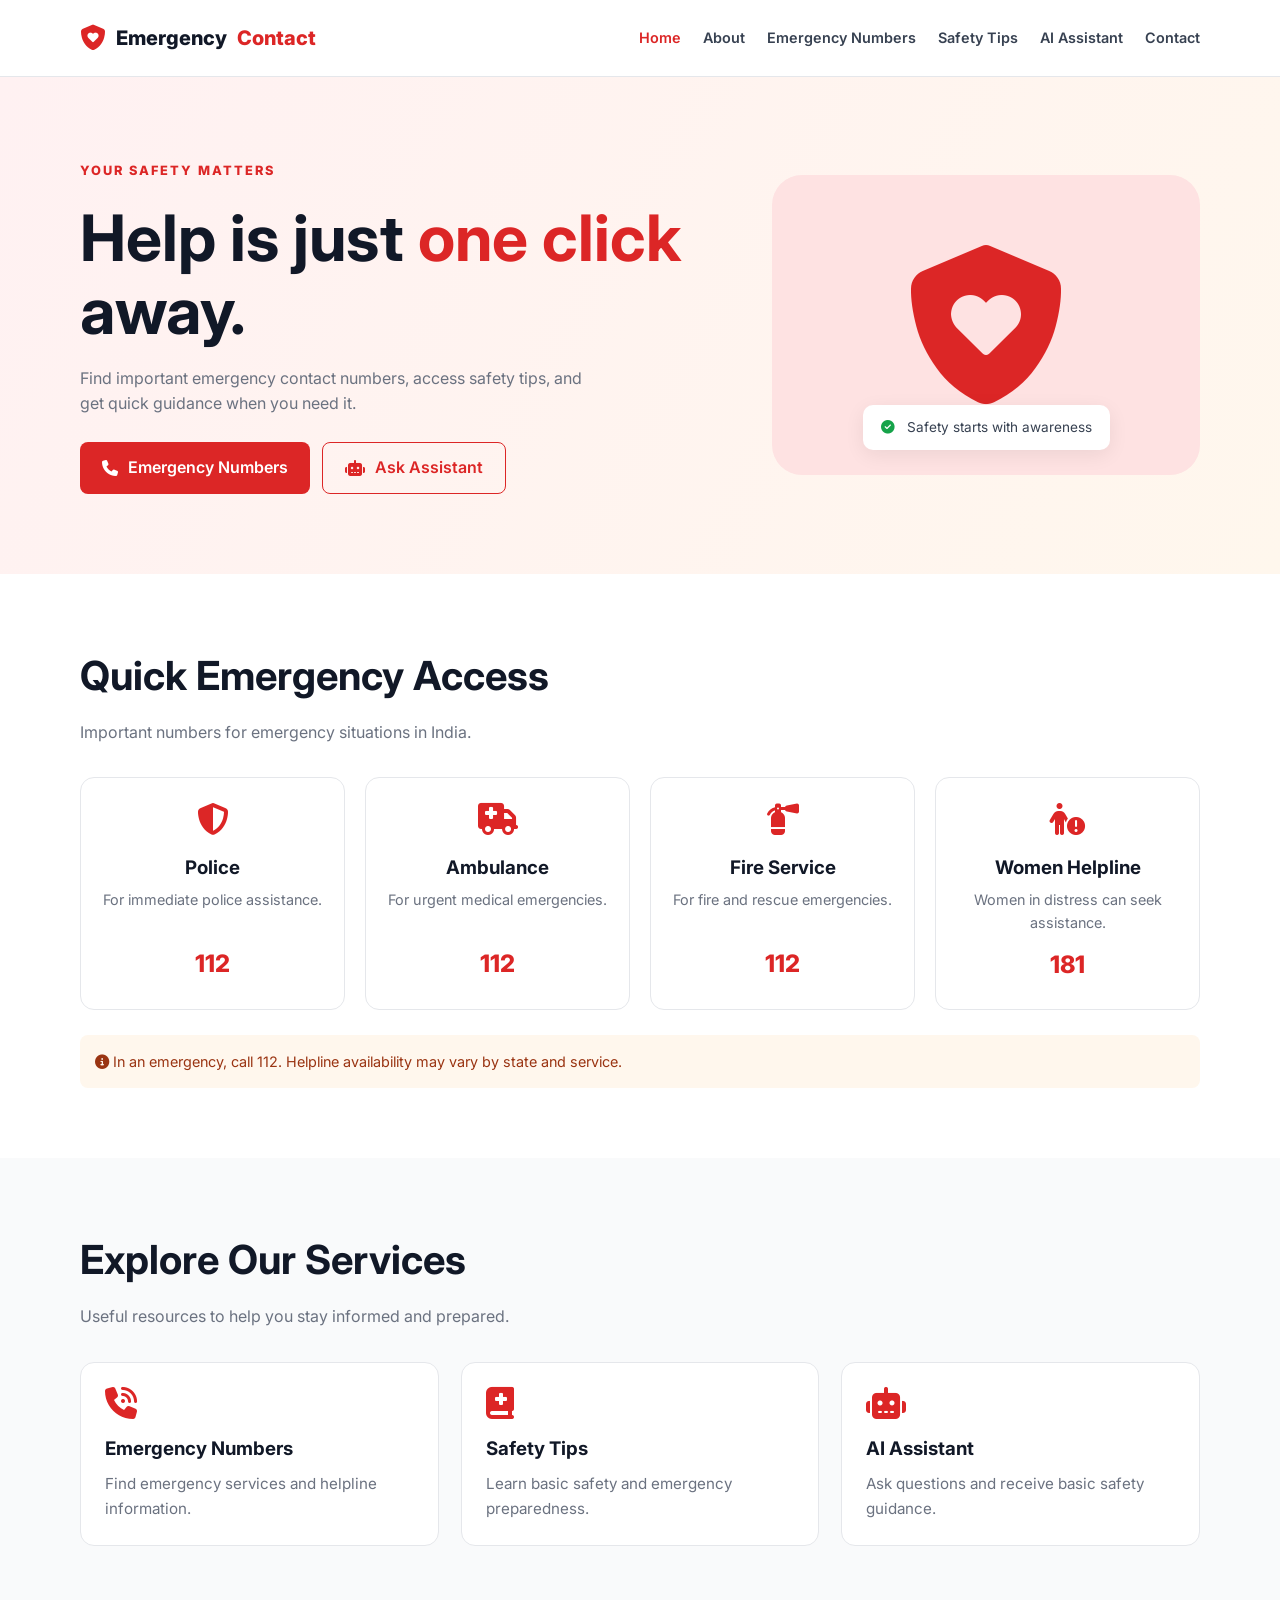
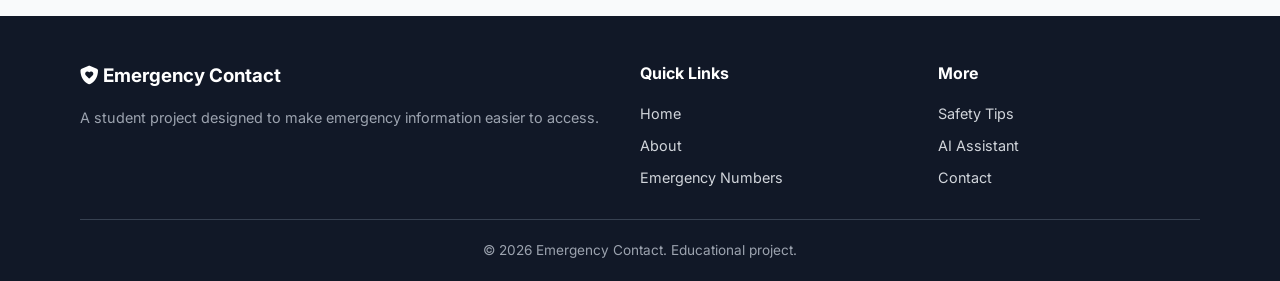
<file: index.html>
<!DOCTYPE html>
<html lang="en">
<head>
    <meta charset="UTF-8">
    <meta name="viewport" content="width=device-width, initial-scale=1.0">
    <title>Emergency Contact | Home</title>

    <link rel="stylesheet"
          href="https://cdnjs.cloudflare.com/ajax/libs/font-awesome/6.5.2/css/all.min.css">

    <link rel="stylesheet" href="./css/common.css">
    <link rel="stylesheet" href="./css/index.css">


    <script src="./js/main.js" defer></script>
</head>
<body>

<header>
    <nav class="navbar container">
        <a href="index.html" class="logo">
            <i class="fa-solid fa-shield-heart"></i>
            Emergency<span>Contact</span>
        </a>

        <button class="menu-toggle" aria-label="Toggle navigation"
                aria-expanded="false">
            <i class="fa-solid fa-bars"></i>
        </button>

        <ul class="nav-links">
            <li><a href="./index.html" class="active">Home</a></li>
            <li><a href="./html/about.html">About</a></li>
            <li><a href="./html/emergency.html">Emergency Numbers</a></li>
            <li><a href="./html/safety-tips.html">Safety Tips</a></li>
            <li><a href="./html/ai-assistant.html">AI Assistant</a></li>
            <li><a href="./html/contact.html">Contact</a></li>
        </ul>
    </nav>
</header>

<main>
    <section class="hero">
        <div class="container hero-content">
            <div class="hero-text">
                <span class="tag">YOUR SAFETY MATTERS</span>
                <h1>Help is just <span>one click</span> away.</h1>
                <p>
                    Find important emergency contact numbers, access safety
                    tips, and get quick guidance when you need it.
                </p>

                <div class="hero-buttons">
                    <a href="./html/emergency.html" class="btn">
                        <i class="fa-solid fa-phone"></i>
                        Emergency Numbers
                    </a>
                    <a href="./html/ai-assistant.html" class="btn btn-outline">
                        <i class="fa-solid fa-robot"></i>
                        Ask Assistant
                    </a>
                </div>
            </div>

            <div class="hero-image">
                <i class="fa-solid fa-shield-heart"></i>
                <div class="hero-badge">
                    <i class="fa-solid fa-check-circle"></i>
                    Safety starts with awareness
                </div>
            </div>
        </div>
    </section>

    <section class="section">
        <div class="container">
            <h2 class="section-title">Quick Emergency Access</h2>
            <p class="section-subtitle">
                Important numbers for emergency situations in India.
            </p>

            <div class="emergency-grid">
                <article class="emergency-card">
                    <i class="fa-solid fa-shield-halved"></i>
                    <h3>Police</h3>
                    <p>For immediate police assistance.</p>
                    <a href="tel:112" class="number">112</a>
                </article>

                <article class="emergency-card">
                    <i class="fa-solid fa-truck-medical"></i>
                    <h3>Ambulance</h3>
                    <p>For urgent medical emergencies.</p>
                    <a href="tel:112" class="number">112</a>
                </article>

                <article class="emergency-card">
                    <i class="fa-solid fa-fire-extinguisher"></i>
                    <h3>Fire Service</h3>
                    <p>For fire and rescue emergencies.</p>
                    <a href="tel:112" class="number">112</a>
                </article>

                <article class="emergency-card">
                    <i class="fa-solid fa-person-circle-exclamation"></i>
                    <h3>Women Helpline</h3>
                    <p>Women in distress can seek assistance.</p>
                    <a href="tel:181" class="number">181</a>
                </article>
            </div>

            <p class="notice">
                <i class="fa-solid fa-circle-info"></i>
                In an emergency, call 112. Helpline availability may vary by
                state and service.
            </p>
        </div>
    </section>

    <section class="section feature-section">
        <div class="container">
            <h2 class="section-title">Explore Our Services</h2>
            <p class="section-subtitle">
                Useful resources to help you stay informed and prepared.
            </p>

            <div class="feature-grid">
                <a href="./html/emergency.html" class="card">
                    <i class="fa-solid fa-phone-volume fa-2x"></i>
                    <h3>Emergency Numbers</h3>
                    <p>Find emergency services and helpline information.</p>
                </a>

                <a href="./html/safety-tips.html" class="card">
                    <i class="fa-solid fa-book-medical fa-2x"></i>
                    <h3>Safety Tips</h3>
                    <p>Learn basic safety and emergency preparedness.</p>
                </a>

                <a href="./html/ai-assistant.html" class="card">
                    <i class="fa-solid fa-robot fa-2x"></i>
                    <h3>AI Assistant</h3>
                    <p>Ask questions and receive basic safety guidance.</p>
                </a>
            </div>
        </div>
    </section>
</main>

<footer>
    <div class="container">
        <div class="footer-content">
            <div>
                <h3><i class="fa-solid fa-shield-heart"></i> Emergency Contact</h3>
                <p>A student project designed to make emergency information
                   easier to access.</p>
            </div>

            <div>
                <h4>Quick Links</h4>
                <div class="footer-links">
                    <a href="index.html">Home</a>
                    <a href="./html/about.html">About</a>
                    <a href="./html/emergency.html">Emergency Numbers</a>
                </div>
            </div>

            <div>
                <h4>More</h4>
                <div class="footer-links">
                    <a href="./html/safety-tips.html">Safety Tips</a>
                    <a href="./html/ai-assistant.html">AI Assistant</a>
                    <a href="./html/contact.html">Contact</a>
                </div>
            </div>
        </div>

        <div class="copyright">
            &copy; 2026 Emergency Contact. Educational project.
        </div>
    </div>
</footer>

</body>
</html>
</file>
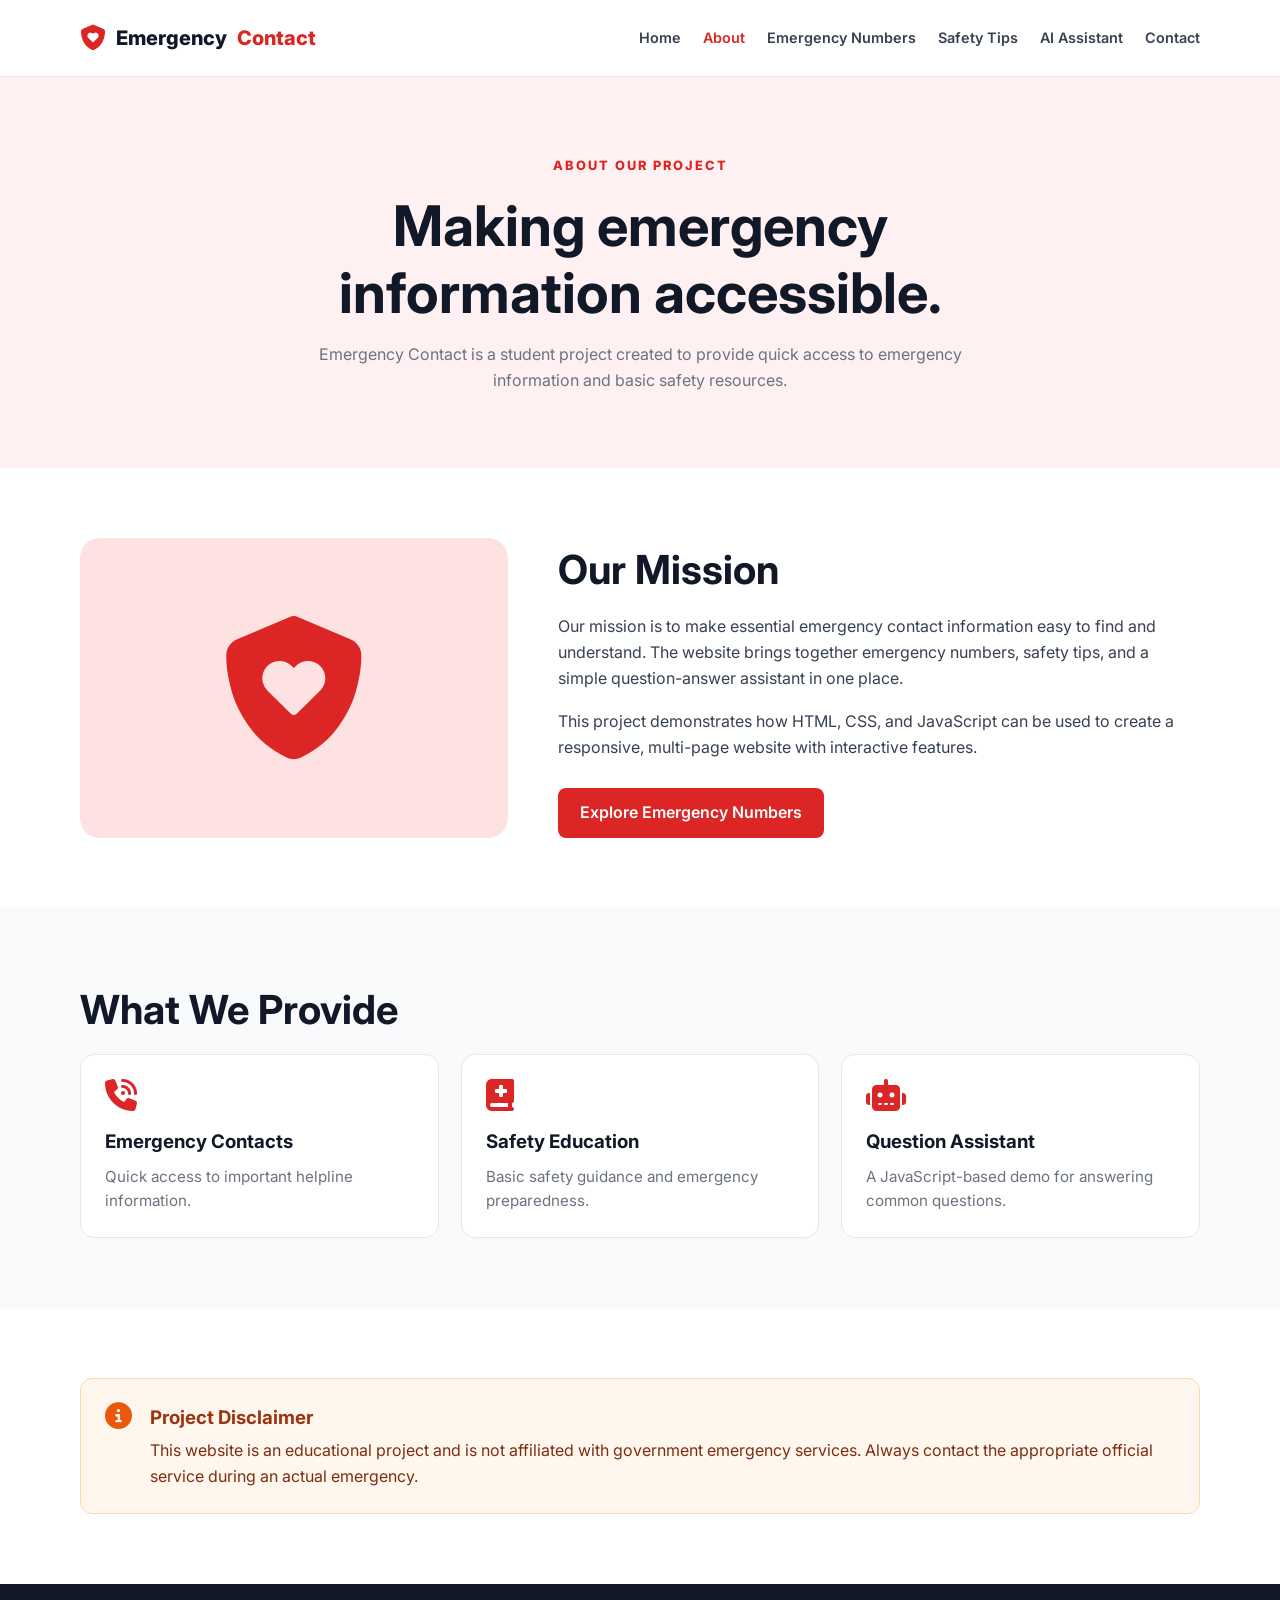
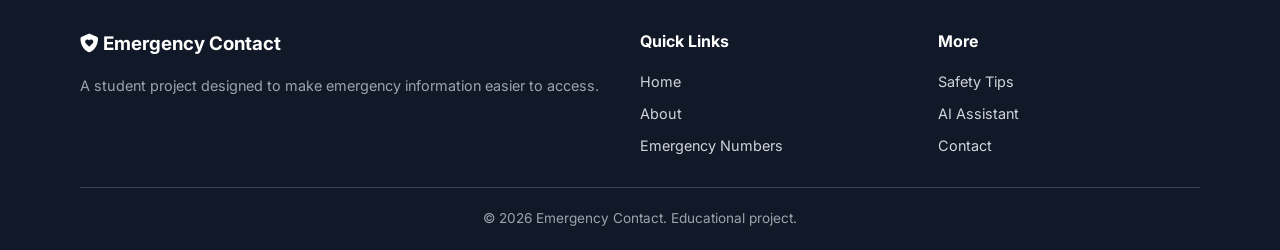
<file: html/about.html>
<!DOCTYPE html>
<html lang="en">
<head>
    <meta charset="UTF-8">
    <meta name="viewport" content="width=device-width, initial-scale=1.0">
    <title>About | Emergency Contact</title>

    <link rel="stylesheet" href="../css/common.css">
    <link rel="stylesheet" href="../css/about.css">
    <link rel="stylesheet"
          href="https://cdnjs.cloudflare.com/ajax/libs/font-awesome/6.5.2/css/all.min.css">

    <script src="../js/main.js" defer></script>
</head>
<body>

<header>
    <nav class="navbar container">
        <a href="/index.html" class="logo">
            <i class="fa-solid fa-shield-heart"></i>
            Emergency<span>Contact</span>
        </a>

        <button class="menu-toggle" aria-label="Toggle navigation"
                aria-expanded="false">
            <i class="fa-solid fa-bars"></i>
        </button>

        <ul class="nav-links">
            <li><a href="/index.html">Home</a></li>
            <li><a href="about.html" class="active">About</a></li>
            <li><a href="emergency.html">Emergency Numbers</a></li>
            <li><a href="safety-tips.html">Safety Tips</a></li>
            <li><a href="ai-assistant.html">AI Assistant</a></li>
            <li><a href="contact.html">Contact</a></li>
        </ul>
    </nav>
</header>

<main>
    <section class="about-hero">
        <div class="container">
            <span>ABOUT OUR PROJECT</span>
            <h1>Making emergency information accessible.</h1>
            <p>
                Emergency Contact is a student project created to provide
                quick access to emergency information and basic safety
                resources.
            </p>
        </div>
    </section>

    <section class="section">
        <div class="container about-layout">
            <div class="about-icon">
                <i class="fa-solid fa-shield-heart"></i>
            </div>

            <div>
                <h2 class="section-title">Our Mission</h2>
                <p>
                    Our mission is to make essential emergency contact
                    information easy to find and understand. The website
                    brings together emergency numbers, safety tips, and a
                    simple question-answer assistant in one place.
                </p>

                <p>
                    This project demonstrates how HTML, CSS, and JavaScript
                    can be used to create a responsive, multi-page website
                    with interactive features.
                </p>

                <a href="emergency.html" class="btn">
                    Explore Emergency Numbers
                </a>
            </div>
        </div>
    </section>

    <section class="section about-features">
        <div class="container">
            <h2 class="section-title">What We Provide</h2>

            <div class="about-grid">
                <article class="card">
                    <i class="fa-solid fa-phone-volume fa-2x"></i>
                    <h3>Emergency Contacts</h3>
                    <p>Quick access to important helpline information.</p>
                </article>

                <article class="card">
                    <i class="fa-solid fa-book-medical fa-2x"></i>
                    <h3>Safety Education</h3>
                    <p>Basic safety guidance and emergency preparedness.</p>
                </article>

                <article class="card">
                    <i class="fa-solid fa-robot fa-2x"></i>
                    <h3>Question Assistant</h3>
                    <p>A JavaScript-based demo for answering common questions.</p>
                </article>
            </div>
        </div>
    </section>

    <section class="section">
        <div class="container">
            <div class="disclaimer">
                <i class="fa-solid fa-circle-info"></i>
                <div>
                    <h3>Project Disclaimer</h3>
                    <p>
                        This website is an educational project and is not
                        affiliated with government emergency services.
                        Always contact the appropriate official service
                        during an actual emergency.
                    </p>
                </div>
            </div>
        </div>
    </section>
</main>

<footer>
    <div class="container">
        <div class="footer-content">
            <div>
                <h3><i class="fa-solid fa-shield-heart"></i> Emergency Contact</h3>
                <p>A student project designed to make emergency information
                   easier to access.</p>
            </div>
            <div>
                <h4>Quick Links</h4>
                <div class="footer-links">
                    <a href="/index.html">Home</a>
                    <a href="about.html">About</a>
                    <a href="emergency.html">Emergency Numbers</a>
                </div>
            </div>
            <div>
                <h4>More</h4>
                <div class="footer-links">
                    <a href="safety-tips.html">Safety Tips</a>
                    <a href="ai-assistant.html">AI Assistant</a>
                    <a href="contact.html">Contact</a>
                </div>
            </div>
        </div>
        <div class="copyright">
            &copy; 2026 Emergency Contact. Educational project.
        </div>
    </div>
</footer>

</body>
</html>
</file>
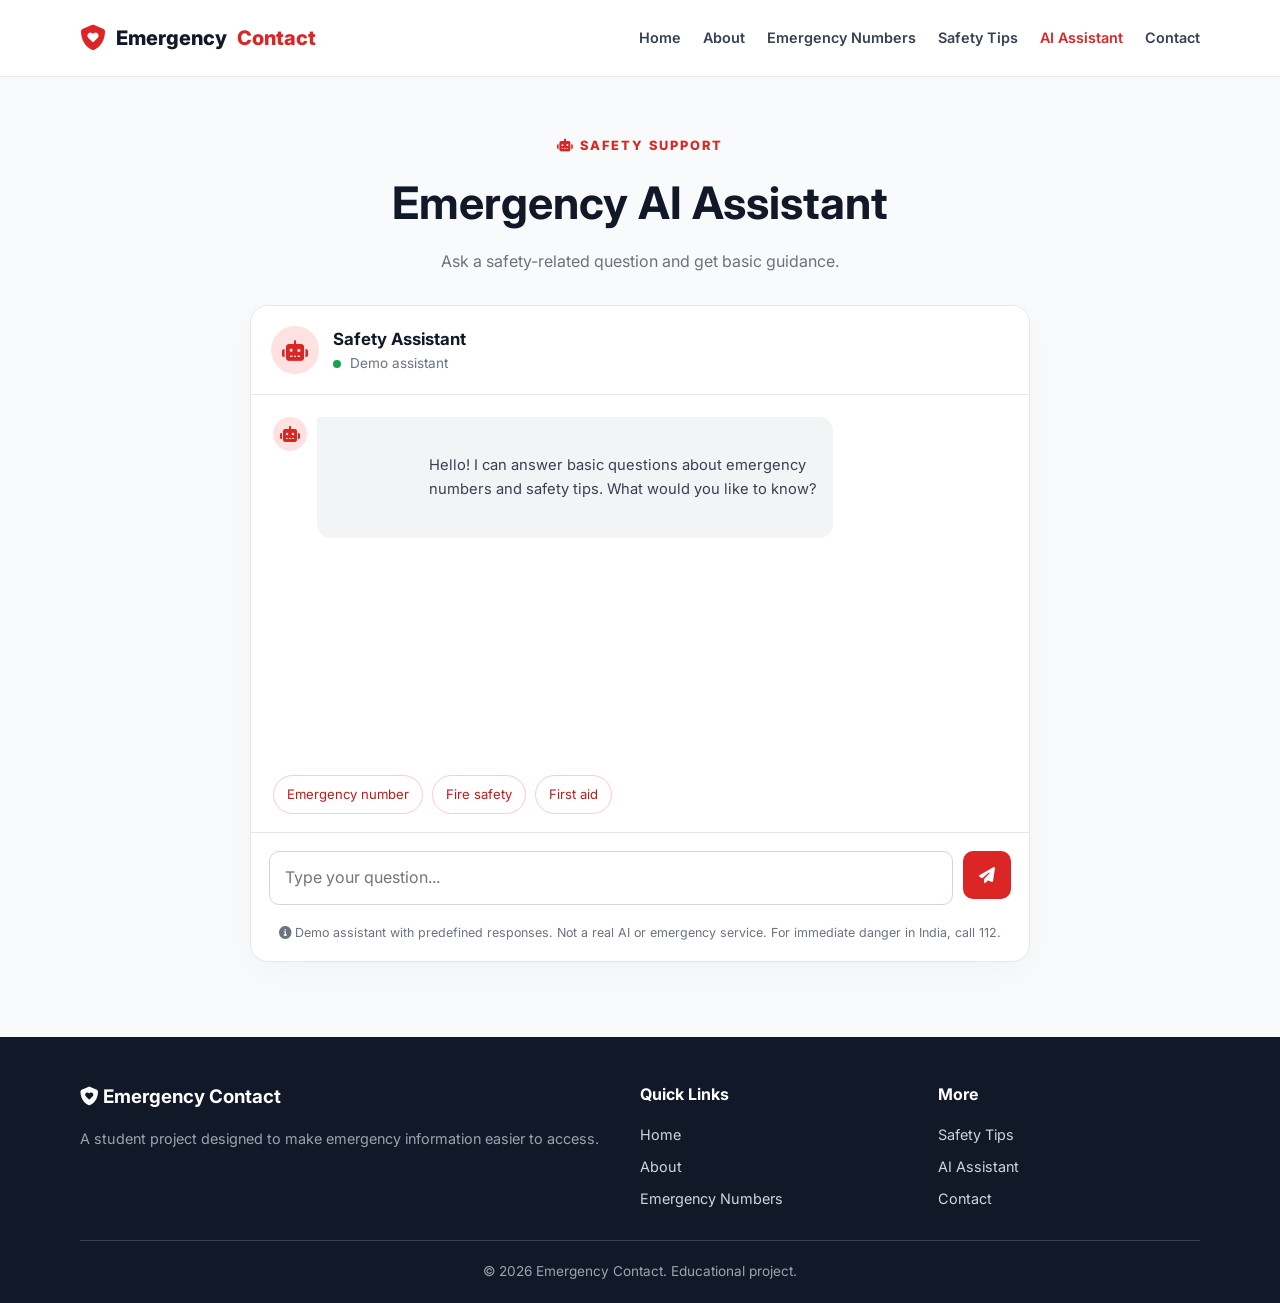
<file: html/ai-assistant.html>
<!DOCTYPE html>
<html lang="en">
<head>
    <meta charset="UTF-8">
    <meta name="viewport" content="width=device-width, initial-scale=1.0">
    <title>AI Assistant | Emergency Contact</title>

    <link rel="stylesheet" href="../css/common.css">
    <link rel="stylesheet" href="../css/ai-assistant.css">
    <link rel="stylesheet"
          href="https://cdnjs.cloudflare.com/ajax/libs/font-awesome/6.5.2/css/all.min.css">

    <script src="../js/main.js" defer></script>
    <script src="../js/ai-assistant.js" defer></script>
</head>
<body>

<header>
    <nav class="navbar container">
        <a href="/index.html" class="logo">
            <i class="fa-solid fa-shield-heart"></i>
            Emergency<span>Contact</span>
        </a>

        <button class="menu-toggle" aria-label="Toggle navigation"
                aria-expanded="false">
            <i class="fa-solid fa-bars"></i>
        </button>

        <ul class="nav-links">
            <li><a href="/index.html">Home</a></li>
            <li><a href="about.html">About</a></li>
            <li><a href="emergency.html">Emergency Numbers</a></li>
            <li><a href="safety-tips.html">Safety Tips</a></li>
            <li><a href="ai-assistant.html" class="active">AI Assistant</a></li>
            <li><a href="contact.html">Contact</a></li>
        </ul>
    </nav>
</header>

<main class="assistant-page">
    <section class="container assistant-container">
        <div class="assistant-heading">
            <span><i class="fa-solid fa-robot"></i> SAFETY SUPPORT</span>
            <h1>Emergency AI Assistant</h1>
            <p>
                Ask a safety-related question and get basic guidance.
            </p>
        </div>

        <div class="chat-card">
            <div class="chat-header">
                <div class="bot-icon">
                    <i class="fa-solid fa-robot"></i>
                </div>
                <div>
                    <h2>Safety Assistant</h2>
                    <p><span class="online-dot"></span> Demo assistant</p>
                </div>
            </div>

            <div class="chat-messages" id="chatMessages"
                 aria-live="polite" aria-label="Chat messages">
                <div class="message bot-message">
                    <div class="message-icon">
                        <i class="fa-solid fa-robot"></i>
                    </div>
                    <div class="message-content">
                        Hello! I can answer basic questions about emergency
                        numbers and safety tips. What would you like to know?
                    </div>
                </div>
            </div>

            <div class="suggestions">
                <button type="button" class="suggestion"
                        data-question="What is the emergency number in India?">
                    Emergency number
                </button>

                <button type="button" class="suggestion"
                        data-question="What should I do during a fire?">
                    Fire safety
                </button>

                <button type="button" class="suggestion"
                        data-question="What should I do if someone is injured?">
                    First aid
                </button>
            </div>

            <form class="chat-form" id="chatForm">
                <input type="text" id="userInput"
                       placeholder="Type your question..."
                       aria-label="Type your question"
                       autocomplete="off" required>

                <button type="submit" aria-label="Send message">
                    <i class="fa-solid fa-paper-plane"></i>
                </button>
            </form>

            <p class="chat-disclaimer">
                <i class="fa-solid fa-circle-info"></i>
                Demo assistant with predefined responses. Not a real AI or
                emergency service. For immediate danger in India, call 112.
            </p>
        </div>
    </section>
</main>

<footer>
    <div class="container">
        <div class="footer-content">
            <div>
                <h3><i class="fa-solid fa-shield-heart"></i> Emergency Contact</h3>
                <p>A student project designed to make emergency information
                   easier to access.</p>
            </div>
            <div>
                <h4>Quick Links</h4>
                <div class="footer-links">
                    <a href="/index.html">Home</a>
                    <a href="about.html">About</a>
                    <a href="emergency.html">Emergency Numbers</a>
                </div>
            </div>
            <div>
                <h4>More</h4>
                <div class="footer-links">
                    <a href="safety-tips.html">Safety Tips</a>
                    <a href="ai-assistant.html">AI Assistant</a>
                    <a href="contact.html">Contact</a>
                </div>
            </div>
        </div>
        <div class="copyright">
            &copy; 2026 Emergency Contact. Educational project.
        </div>
    </div>
</footer>

</body>
</html>
</file>
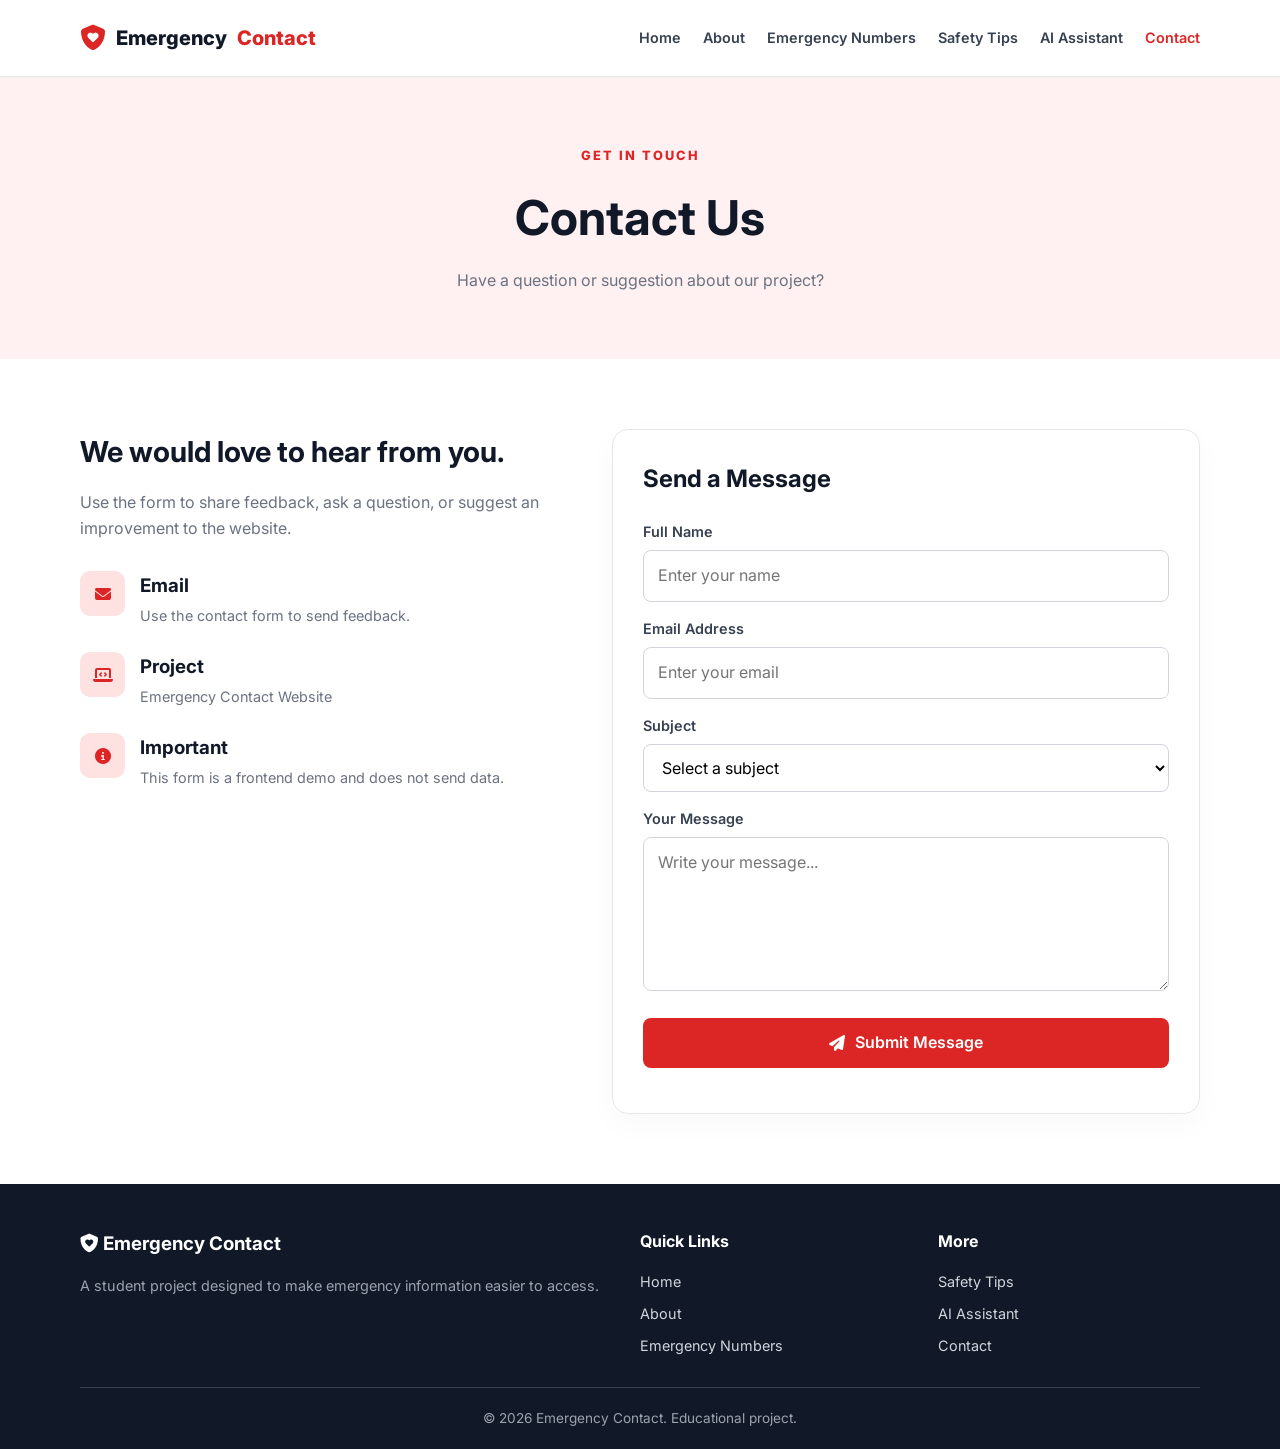
<file: html/contact.html>
<!DOCTYPE html>
<html lang="en">
<head>
    <meta charset="UTF-8">
    <meta name="viewport" content="width=device-width, initial-scale=1.0">
    <title>Contact | Emergency Contact</title>

    <link rel="stylesheet" href="../css/common.css">
    <link rel="stylesheet" href="../css/contact.css">
    <link rel="stylesheet"
          href="https://cdnjs.cloudflare.com/ajax/libs/font-awesome/6.5.2/css/all.min.css">

    <script src="../js/main.js" defer></script>
    <script src="../js/contact.js" defer></script>
</head>
<body>

<header>
    <nav class="navbar container">
        <a href="/index.html" class="logo">
            <i class="fa-solid fa-shield-heart"></i>
            Emergency<span>Contact</span>
        </a>

        <button class="menu-toggle" aria-label="Toggle navigation"
                aria-expanded="false">
            <i class="fa-solid fa-bars"></i>
        </button>

        <ul class="nav-links">
            <li><a href="/index.html">Home</a></li>
            <li><a href="about.html">About</a></li>
            <li><a href="emergency.html">Emergency Numbers</a></li>
            <li><a href="safety-tips.html">Safety Tips</a></li>
            <li><a href="ai-assistant.html">AI Assistant</a></li>
            <li><a href="contact.html" class="active">Contact</a></li>
        </ul>
    </nav>
</header>

<main>
    <section class="contact-hero">
        <div class="container">
            <span>GET IN TOUCH</span>
            <h1>Contact Us</h1>
            <p>Have a question or suggestion about our project?</p>
        </div>
    </section>

    <section class="section">
        <div class="container contact-layout">
            <div class="contact-info">
                <h2>We would love to hear from you.</h2>
                <p>
                    Use the form to share feedback, ask a question, or
                    suggest an improvement to the website.
                </p>

                <div class="info-item">
                    <i class="fa-solid fa-envelope"></i>
                    <div>
                        <h3>Email</h3>
                        <p>Use the contact form to send feedback.</p>
                    </div>
                </div>

                <div class="info-item">
                    <i class="fa-solid fa-laptop-code"></i>
                    <div>
                        <h3>Project</h3>
                        <p>Emergency Contact Website</p>
                    </div>
                </div>

                <div class="info-item">
                    <i class="fa-solid fa-circle-info"></i>
                    <div>
                        <h3>Important</h3>
                        <p>This form is a frontend demo and does not send data.</p>
                    </div>
                </div>
            </div>

            <form class="contact-form" id="contactForm">
                <h2>Send a Message</h2>

                <label for="name">Full Name</label>
                <input type="text" id="name" name="name"
                       placeholder="Enter your name" required>

                <label for="email">Email Address</label>
                <input type="email" id="email" name="email"
                       placeholder="Enter your email" required>

                <label for="subject">Subject</label>
                <select id="subject" name="subject" required>
                    <option value="">Select a subject</option>
                    <option value="feedback">Feedback</option>
                    <option value="suggestion">Suggestion</option>
                    <option value="question">Question</option>
                    <option value="other">Other</option>
                </select>

                <label for="message">Your Message</label>
                <textarea id="message" name="message" rows="5"
                          placeholder="Write your message..." required></textarea>

                <button type="submit" class="btn">
                    <i class="fa-solid fa-paper-plane"></i>
                    Submit Message
                </button>

                <p id="formMessage" class="form-message"
                   aria-live="polite"></p>
            </form>
        </div>
    </section>
</main>

<footer>
    <div class="container">
        <div class="footer-content">
            <div>
                <h3><i class="fa-solid fa-shield-heart"></i> Emergency Contact</h3>
                <p>A student project designed to make emergency information
                   easier to access.</p>
            </div>
            <div>
                <h4>Quick Links</h4>
                <div class="footer-links">
                    <a href="/index.html">Home</a>
                    <a href="about.html">About</a>
                    <a href="emergency.html">Emergency Numbers</a>
                </div>
            </div>
            <div>
                <h4>More</h4>
                <div class="footer-links">
                    <a href="safety-tips.html">Safety Tips</a>
                    <a href="ai-assistant.html">AI Assistant</a>
                    <a href="contact.html">Contact</a>
                </div>
            </div>
        </div>
        <div class="copyright">
            &copy; 2026 Emergency Contact. Educational project.
        </div>
    </div>
</footer>

</body>
</html>
</file>
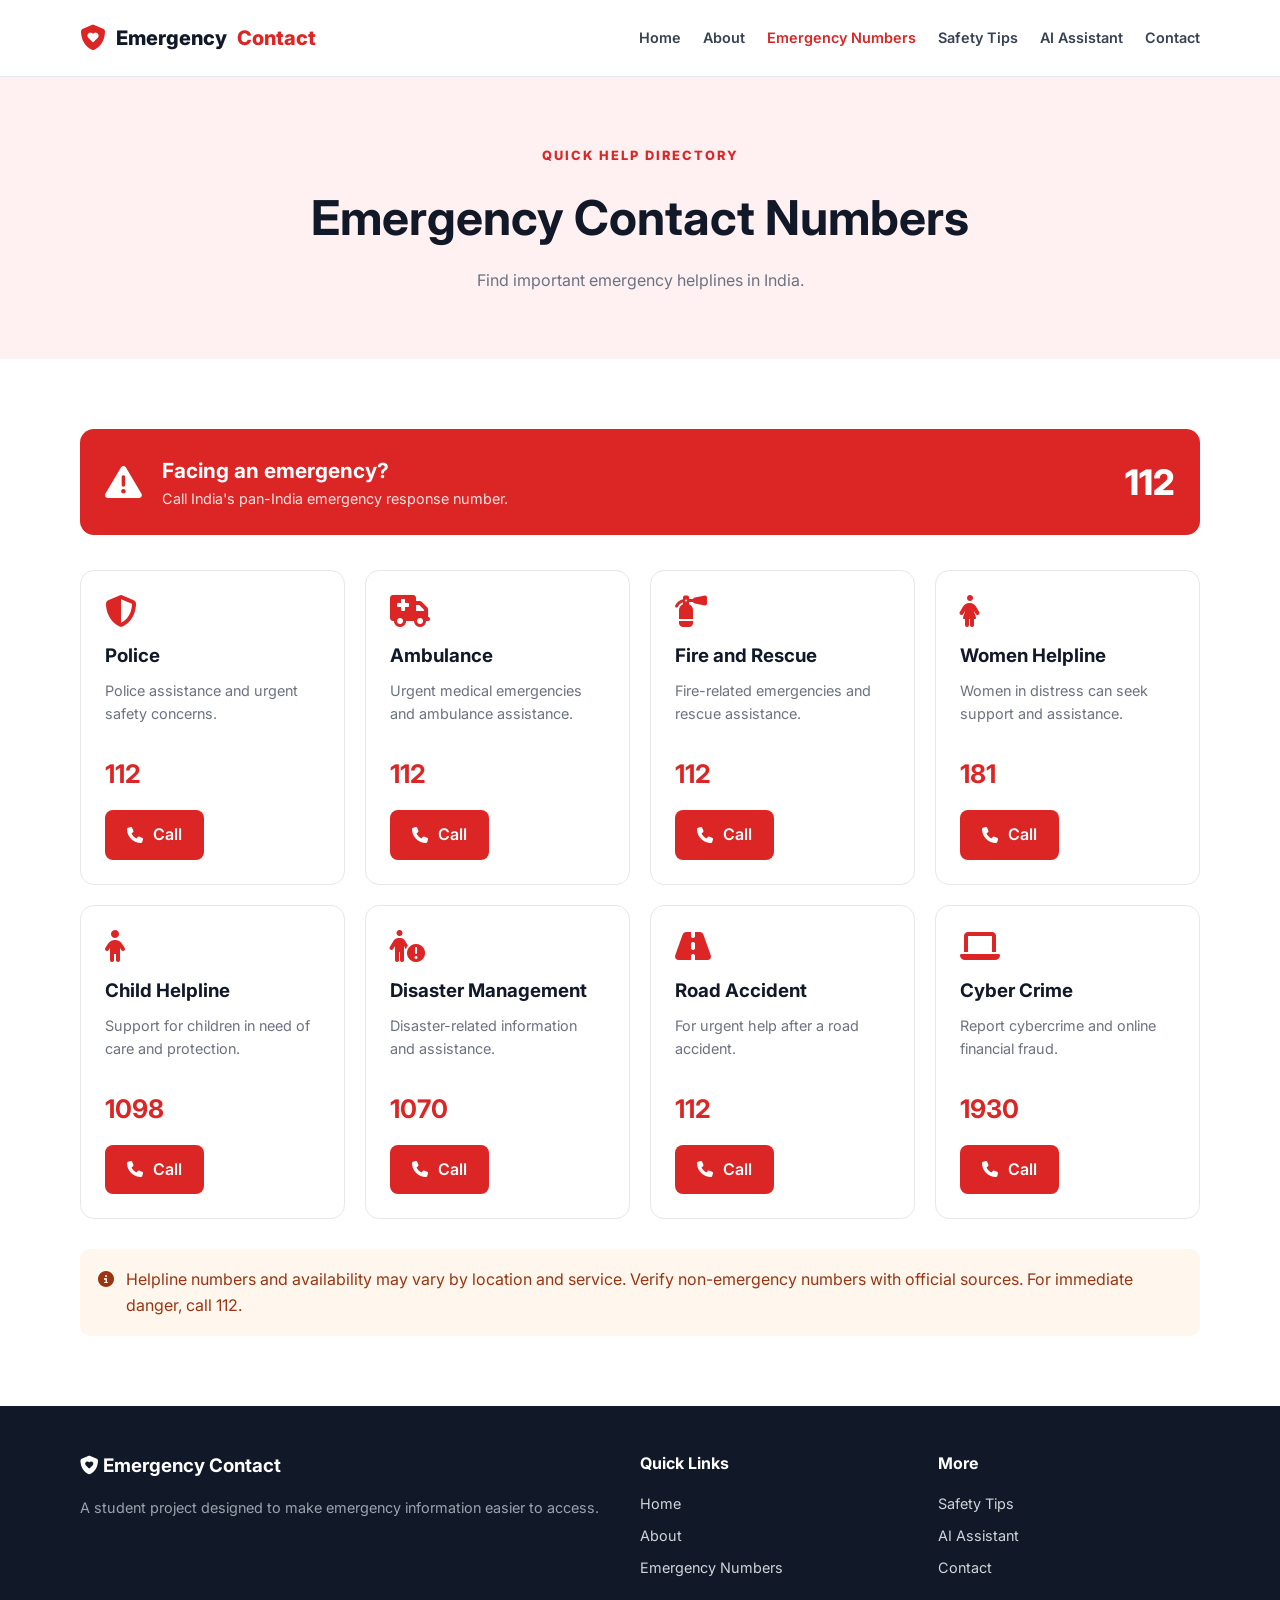
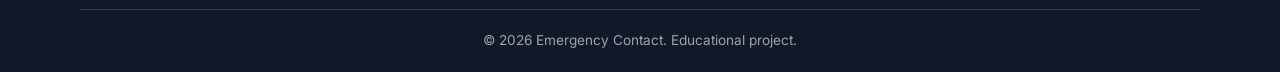
<file: html/emergency.html>
<!DOCTYPE html>
<html lang="en">
<head>
    <meta charset="UTF-8">
    <meta name="viewport" content="width=device-width, initial-scale=1.0">
    <title>Emergency Numbers | Emergency Contact</title>

    <link rel="stylesheet" href="../css/common.css">
    <link rel="stylesheet" href="../css/emergency.css">
    <link rel="stylesheet"
          href="https://cdnjs.cloudflare.com/ajax/libs/font-awesome/6.5.2/css/all.min.css">

    <script src="../js/main.js" defer></script>
</head>
<body>

<header>
    <nav class="navbar container">
        <a href="/index.html" class="logo">
            <i class="fa-solid fa-shield-heart"></i>
            Emergency<span>Contact</span>
        </a>

        <button class="menu-toggle" aria-label="Toggle navigation"
                aria-expanded="false">
            <i class="fa-solid fa-bars"></i>
        </button>

        <ul class="nav-links">
            <li><a href="/index.html">Home</a></li>
            <li><a href="about.html">About</a></li>
            <li><a href="emergency.html" class="active">Emergency Numbers</a></li>
            <li><a href="safety-tips.html">Safety Tips</a></li>
            <li><a href="ai-assistant.html">AI Assistant</a></li>
            <li><a href="contact.html">Contact</a></li>
        </ul>
    </nav>
</header>

<main>
    <section class="page-hero">
        <div class="container">
            <span>QUICK HELP DIRECTORY</span>
            <h1>Emergency Contact Numbers</h1>
            <p>Find important emergency helplines in India.</p>
        </div>
    </section>

    <section class="section">
        <div class="container">
            <div class="urgent-banner">
                <i class="fa-solid fa-triangle-exclamation"></i>
                <div>
                    <h2>Facing an emergency?</h2>
                    <p>Call India's pan-India emergency response number.</p>
                </div>
                <a href="tel:112" class="urgent-number">112</a>
            </div>

            <div class="contact-grid">
                <article class="contact-card">
                    <i class="fa-solid fa-shield-halved"></i>
                    <h3>Police</h3>
                    <p>Police assistance and urgent safety concerns.</p>
                    <strong>112</strong>
                    <a href="tel:112" class="btn"> <i class="fa-solid fa-phone"></i> Call</a>
                </article>

                <article class="contact-card">
                    <i class="fa-solid fa-truck-medical"></i>
                    <h3>Ambulance</h3>
                    <p>Urgent medical emergencies and ambulance assistance.</p>
                    <strong>112</strong>
                    <a href="tel:112" class="btn"><i class="fa-solid fa-phone"></i> Call</a>
                </article>

                <article class="contact-card">
                    <i class="fa-solid fa-fire-extinguisher"></i>
                    <h3>Fire and Rescue</h3>
                    <p>Fire-related emergencies and rescue assistance.</p>
                    <strong>112</strong>
                    <a href="tel:112" class="btn"><i class="fa-solid fa-phone"></i> Call</a>
                </article>

                <article class="contact-card">
                    <i class="fa-solid fa-person-dress"></i>
                    <h3>Women Helpline</h3>
                    <p>Women in distress can seek support and assistance.</p>
                    <strong>181</strong>
                    <a href="tel:181" class="btn"><i class="fa-solid fa-phone"></i> Call</a>
                </article>

                <article class="contact-card">
                    <i class="fa-solid fa-child"></i>
                    <h3>Child Helpline</h3>
                    <p>Support for children in need of care and protection.</p>
                    <strong>1098</strong>
                    <a href="tel:1098" class="btn"><i class="fa-solid fa-phone"></i> Call</a>
                </article>

                <article class="contact-card">
                    <i class="fa-solid fa-person-circle-exclamation"></i>
                    <h3>Disaster Management</h3>
                    <p>Disaster-related information and assistance.</p>
                    <strong>1070</strong>
                    <a href="tel:1070" class="btn"><i class="fa-solid fa-phone"></i> Call</a>
                </article>

                <article class="contact-card">
                    <i class="fa-solid fa-road"></i>
                    <h3>Road Accident</h3>
                    <p>For urgent help after a road accident.</p>
                    <strong>112</strong>
                    <a href="tel:112" class="btn"><i class="fa-solid fa-phone"></i> Call</a>
                </article>

                <article class="contact-card">
                    <i class="fa-solid fa-laptop"></i>
                    <h3>Cyber Crime</h3>
                    <p>Report cybercrime and online financial fraud.</p>
                    <strong>1930</strong>
                    <a href="tel:1930" class="btn"><i class="fa-solid fa-phone"></i> Call</a>
                </article>
            </div>

            <div class="contact-note">
                <i class="fa-solid fa-circle-info"></i>
                <p>
                    Helpline numbers and availability may vary by location
                    and service. Verify non-emergency numbers with official
                    sources. For immediate danger, call 112.
                </p>
            </div>
        </div>
    </section>
</main>

<footer>
    <div class="container">
        <div class="footer-content">
            <div>
                <h3><i class="fa-solid fa-shield-heart"></i> Emergency Contact</h3>
                <p>A student project designed to make emergency information
                   easier to access.</p>
            </div>
            <div>
                <h4>Quick Links</h4>
                <div class="footer-links">
                    <a href="/index.html">Home</a>
                    <a href="about.html">About</a>
                    <a href="emergency.html">Emergency Numbers</a>
                </div>
            </div>
            <div>
                <h4>More</h4>
                <div class="footer-links">
                    <a href="safety-tips.html">Safety Tips</a>
                    <a href="ai-assistant.html">AI Assistant</a>
                    <a href="contact.html">Contact</a>
                </div>
            </div>
        </div>
        <div class="copyright">
            &copy; 2026 Emergency Contact. Educational project.
        </div>
    </div>
</footer>

</body>
</html>
</file>
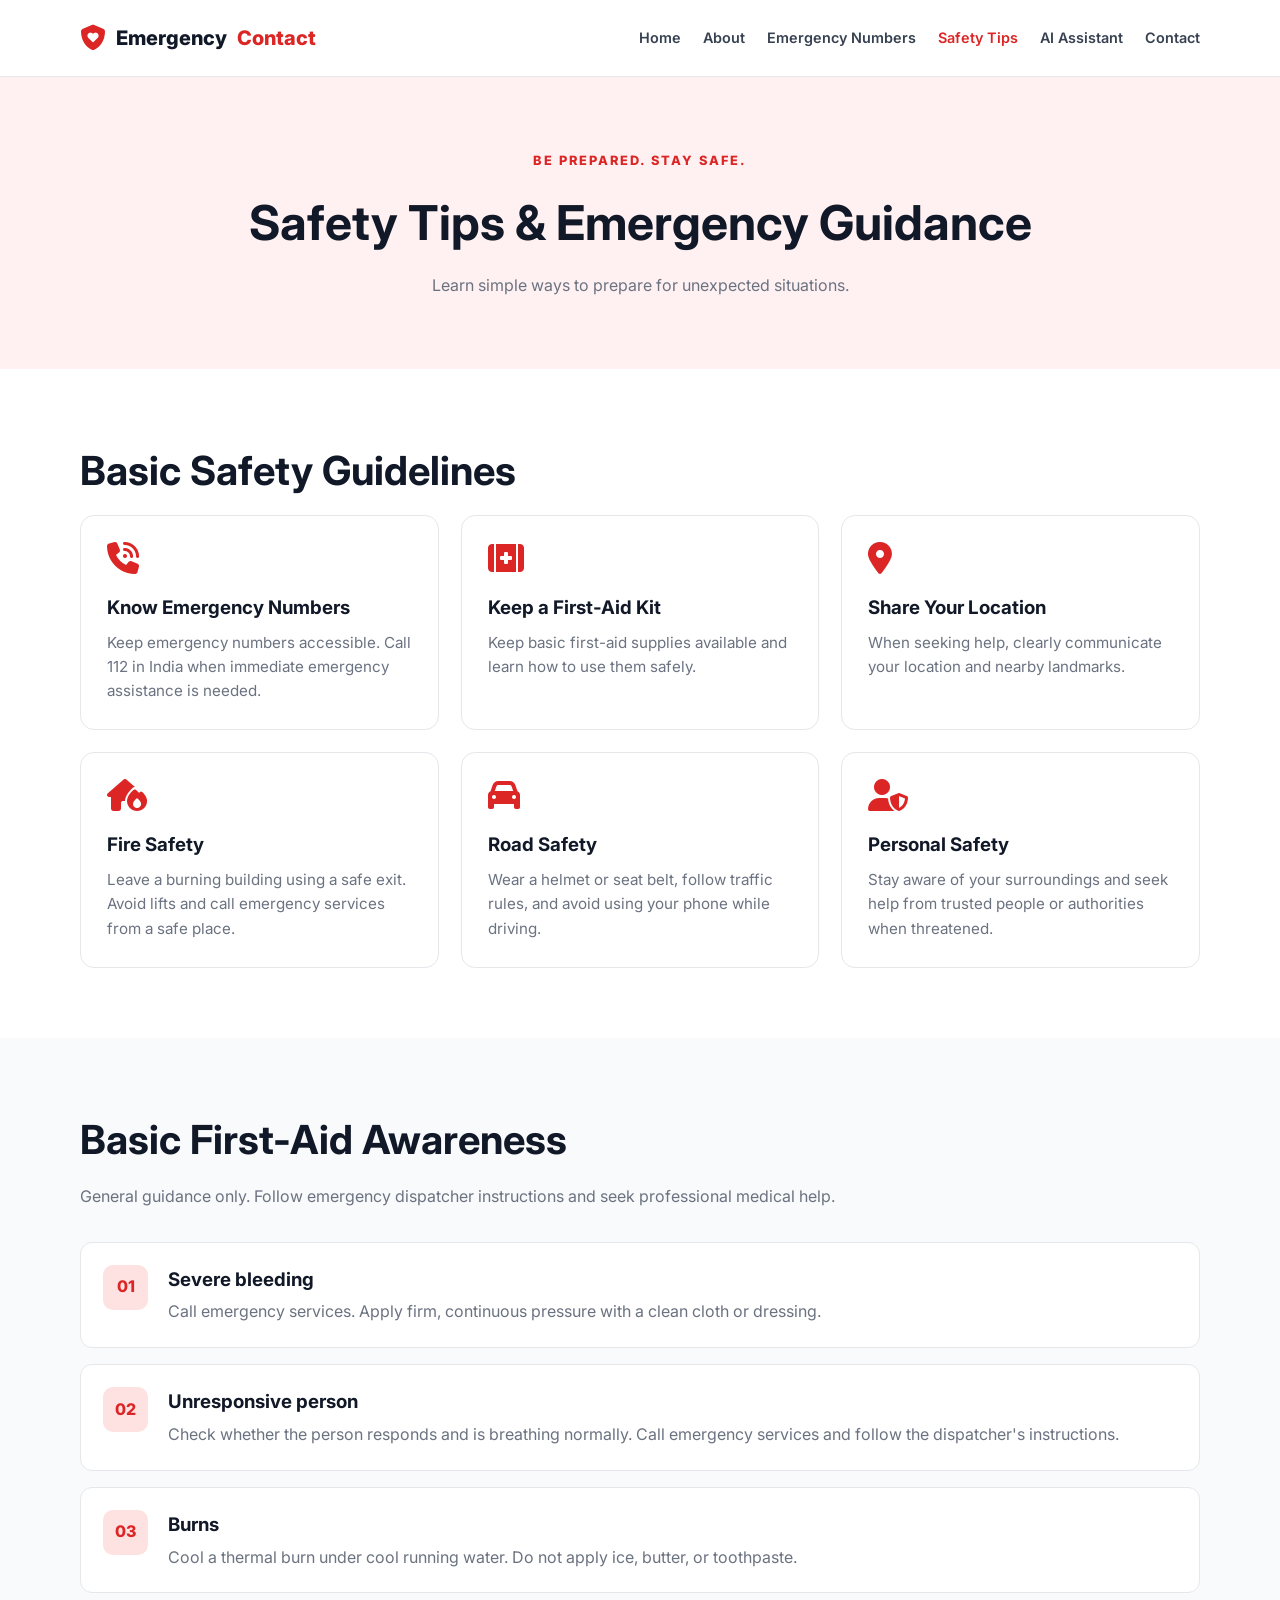
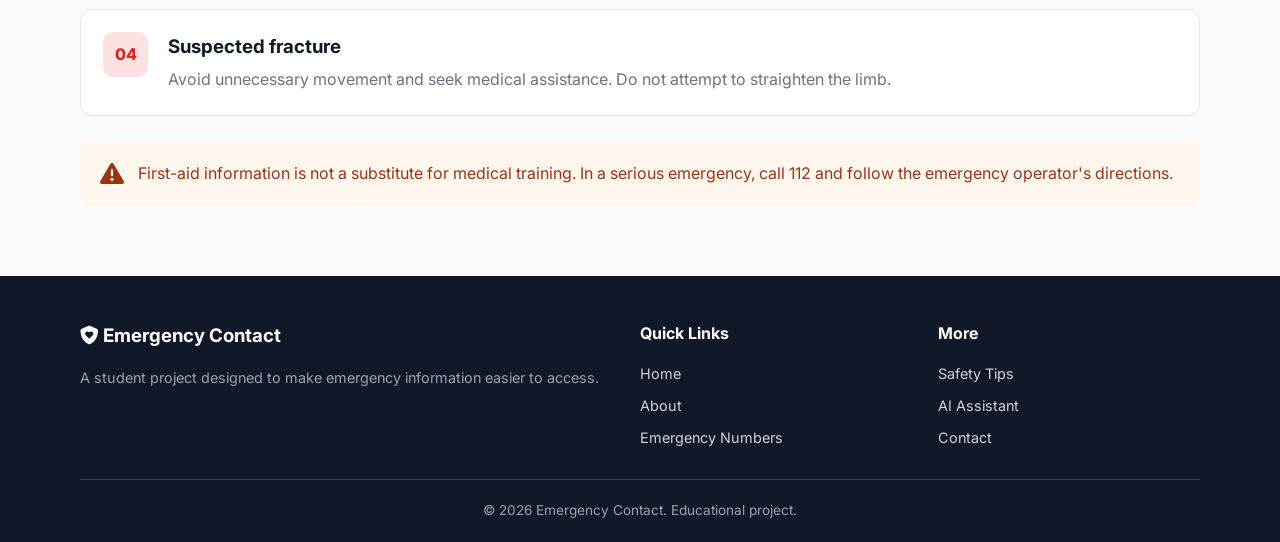
<file: html/safety-tips.html>
<!DOCTYPE html>
<html lang="en">
<head>
    <meta charset="UTF-8">
    <meta name="viewport" content="width=device-width, initial-scale=1.0">
    <title>Safety Tips | Emergency Contact</title>

    <link rel="stylesheet" href="../css/common.css">
    <link rel="stylesheet" href="../css/safety-tips.css">
    <link rel="stylesheet"
          href="https://cdnjs.cloudflare.com/ajax/libs/font-awesome/6.5.2/css/all.min.css">

    <script src="../js/main.js" defer></script>
</head>
<body>

<header>
    <nav class="navbar container">
        <a href="../index.html" class="logo">
            <i class="fa-solid fa-shield-heart"></i>
            Emergency<span>Contact</span>
        </a>

        <button class="menu-toggle" aria-label="Toggle navigation"
                aria-expanded="false">
            <i class="fa-solid fa-bars"></i>
        </button>

        <ul class="nav-links">
            <li><a href="../index.html">Home</a></li>
            <li><a href="about.html">About</a></li>
            <li><a href="emergency.html">Emergency Numbers</a></li>
            <li><a href="safety-tips.html" class="active">Safety Tips</a></li>
            <li><a href="ai-assistant.html">AI Assistant</a></li>
            <li><a href="contact.html">Contact</a></li>
        </ul>
    </nav>
</header>

<main>
    <section class="tips-hero">
        <div class="container">
            <span>BE PREPARED. STAY SAFE.</span>
            <h1>Safety Tips & Emergency Guidance</h1>
            <p>Learn simple ways to prepare for unexpected situations.</p>
        </div>
    </section>

    <section class="section">
        <div class="container">
            <h2 class="section-title">Basic Safety Guidelines</h2>

            <div class="tips-grid">
                <article class="tip-card">
                    <i class="fa-solid fa-phone-volume"></i>
                    <h3>Know Emergency Numbers</h3>
                    <p>
                        Keep emergency numbers accessible. Call 112 in
                        India when immediate emergency assistance is needed.
                    </p>
                </article>

                <article class="tip-card">
                    <i class="fa-solid fa-kit-medical"></i>
                    <h3>Keep a First-Aid Kit</h3>
                    <p>
                        Keep basic first-aid supplies available and learn
                        how to use them safely.
                    </p>
                </article>

                <article class="tip-card">
                    <i class="fa-solid fa-location-dot"></i>
                    <h3>Share Your Location</h3>
                    <p>
                        When seeking help, clearly communicate your location
                        and nearby landmarks.
                    </p>
                </article>

                <article class="tip-card">
                    <i class="fa-solid fa-house-fire"></i>
                    <h3>Fire Safety</h3>
                    <p>
                        Leave a burning building using a safe exit. Avoid
                        lifts and call emergency services from a safe place.
                    </p>
                </article>

                <article class="tip-card">
                    <i class="fa-solid fa-car"></i>
                    <h3>Road Safety</h3>
                    <p>
                        Wear a helmet or seat belt, follow traffic rules,
                        and avoid using your phone while driving.
                    </p>
                </article>

                <article class="tip-card">
                    <i class="fa-solid fa-user-shield"></i>
                    <h3>Personal Safety</h3>
                    <p>
                        Stay aware of your surroundings and seek help from
                        trusted people or authorities when threatened.
                    </p>
                </article>
            </div>
        </div>
    </section>

    <section class="section first-aid">
        <div class="container">
            <h2 class="section-title">Basic First-Aid Awareness</h2>
            <p class="section-subtitle">
                General guidance only. Follow emergency dispatcher
                instructions and seek professional medical help.
            </p>

            <div class="first-aid-list">
                <article>
                    <span>01</span>
                    <div>
                        <h3>Severe bleeding</h3>
                        <p>
                            Call emergency services. Apply firm, continuous
                            pressure with a clean cloth or dressing.
                        </p>
                    </div>
                </article>

                <article>
                    <span>02</span>
                    <div>
                        <h3>Unresponsive person</h3>
                        <p>
                            Check whether the person responds and is breathing
                            normally. Call emergency services and follow
                            the dispatcher's instructions.
                        </p>
                    </div>
                </article>

                <article>
                    <span>03</span>
                    <div>
                        <h3>Burns</h3>
                        <p>
                            Cool a thermal burn under cool running water.
                            Do not apply ice, butter, or toothpaste.
                        </p>
                    </div>
                </article>

                <article>
                    <span>04</span>
                    <div>
                        <h3>Suspected fracture</h3>
                        <p>
                            Avoid unnecessary movement and seek medical
                            assistance. Do not attempt to straighten the limb.
                        </p>
                    </div>
                </article>
            </div>

            <div class="safety-warning">
                <i class="fa-solid fa-triangle-exclamation"></i>
                <p>
                    First-aid information is not a substitute for medical
                    training. In a serious emergency, call 112 and follow
                    the emergency operator's directions.
                </p>
            </div>
        </div>
    </section>
</main>

<footer>
    <div class="container">
        <div class="footer-content">
            <div>
                <h3><i class="fa-solid fa-shield-heart"></i> Emergency Contact</h3>
                <p>A student project designed to make emergency information
                   easier to access.</p>
            </div>
            <div>
                <h4>Quick Links</h4>
                <div class="footer-links">
                    <a href="../index.html">Home</a>
                    <a href="about.html">About</a>
                    <a href="emergency.html">Emergency Numbers</a>
                </div>
            </div>
            <div>
                <h4>More</h4>
                <div class="footer-links">
                    <a href="safety-tips.html">Safety Tips</a>
                    <a href="ai-assistant.html">AI Assistant</a>
                    <a href="contact.html">Contact</a>
                </div>
            </div>
        </div>
        <div class="copyright">
            &copy; 2026 Emergency Contact. Educational project.
        </div>
    </div>
</footer>

</body>
</html>
</file>
<file: css/common.css>
@import url('https://fonts.googleapis.com/css2?family=Inter:wght@400;500;600;700;800&display=swap');

:root {
    --primary: #dc2626;
    --primary-dark: #b91c1c;
    --dark: #111827;
    --text: #374151;
    --muted: #6b7280;
    --light: #f9fafb;
    --white: #ffffff;
    --border: #e5e7eb;
}

* {
    margin: 0;
    padding: 0;
    box-sizing: border-box;
}

html {
    scroll-behavior: smooth;
}

body {
    font-family: 'Inter', sans-serif;
    color: var(--text);
    background: var(--white);
    line-height: 1.6;
}

a {
    text-decoration: none;
    color: inherit;
}

button, input, textarea, select {
    font: inherit;
}

.container {
    width: min(1120px, 92%);
    margin: auto;
}

.section {
    padding: 70px 0;
}

.section-title {
    color: var(--dark);
    font-size: clamp(1.8rem, 4vw, 2.5rem);
    margin-bottom: 12px;
}

.section-subtitle {
    color: var(--muted);
    margin-bottom: 32px;
}

.btn {
    display: inline-flex;
    align-items: center;
    justify-content: center;
    gap: 10px;
    padding: 12px 22px;
    border: none;
    border-radius: 8px;
    background: var(--primary);
    color: white;
    font-weight: 600;
    cursor: pointer;
    transition: 0.3s;

    &:hover {
        background: var(--primary-dark);
        transform: translateY(-2px);
    }
}

.btn-outline {
    background: transparent;
    border: 1px solid var(--primary);
    color: var(--primary);

    &:hover {
        background: var(--primary);
        color: white;
    }
}

/* Header and navigation */

header {
    background: white;
    border-bottom: 1px solid var(--border);
    position: sticky;
    top: 0;
    z-index: 1000;

    .navbar {
        min-height: 76px;
        display: flex;
        align-items: center;
        justify-content: space-between;
        gap: 20px;
    }

    .logo {
        display: flex;
        align-items: center;
        gap: 10px;
        font-size: 1.25rem;
        font-weight: 800;
        color: var(--dark);
        white-space: nowrap;

        i {
            color: var(--primary);
            font-size: 1.6rem;
        }

        span {
            color: var(--primary);
        }
    }

    .nav-links {
        display: flex;
        align-items: center;
        gap: 22px;
        list-style: none;

        a {
            font-size: 0.9rem;
            font-weight: 600;
            color: var(--text);
            transition: 0.3s;

            &:hover, &.active {
                color: var(--primary);
            }
        }
    }

    .menu-toggle {
        display: none;
        border: none;
        background: none;
        color: var(--dark);
        font-size: 1.5rem;
        cursor: pointer;
    }
}

/* Footer */

footer {
    background: #111827;
    color: #d1d5db;
    padding: 45px 0 20px;

    .footer-content {
        display: grid;
        grid-template-columns: 2fr 1fr 1fr;
        gap: 35px;
        margin-bottom: 30px;
    }

    h3, h4 {
        color: white;
        margin-bottom: 15px;
    }

    p {
        color: #9ca3af;
        font-size: 0.9rem;
    }

    .footer-links {
        display: grid;
        gap: 9px;

        a {
            color: #d1d5db;
            font-size: 0.9rem;

            &:hover {
                color: #f87171;
            }
        }
    }

    .copyright {
        border-top: 1px solid #374151;
        padding-top: 20px;
        text-align: center;
        font-size: 0.85rem;
        color: #9ca3af;
    }
}

/* Shared cards */

.card {
    background: white;
    border: 1px solid var(--border);
    border-radius: 14px;
    padding: 24px;
    transition: 0.3s;

    &:hover {
        transform: translateY(-4px);
        box-shadow: 0 10px 25px #0000000d;
    }

    i {
        color: var(--primary);
    }

    h3 {
        color: var(--dark);
        margin: 12px 0 8px;
    }

    p {
        color: var(--muted);
        font-size: 0.95rem;
    }
}

@media (max-width: 900px) {
    header {
        .menu-toggle {
            display: block;
        }

        .nav-links {
            display: none;
            position: absolute;
            top: 76px;
            left: 0;
            width: 100%;
            background: white;
            padding: 20px 4%;
            border-bottom: 1px solid var(--border);
            flex-direction: column;
            align-items: flex-start;
            gap: 18px;

            &.show {
                display: flex;
            }
        }
    }

    footer {
        .footer-content {
            grid-template-columns: 1fr 1fr;
        }
    }
}

@media (max-width: 600px) {
    .section {
        padding: 48px 0;
    }

    footer {
        .footer-content {
            grid-template-columns: 1fr;
        }
    }
}
</file>
<file: css/index.css>
.hero {
    background: linear-gradient(120deg, #fff1f2, #fff7ed);
    padding: 80px 0;

    .hero-content {
        display: grid;
        grid-template-columns: 1.2fr 0.8fr;
        align-items: center;
        gap: 50px;
    }

    .tag {
        color: #dc2626;
        font-size: 0.8rem;
        font-weight: 800;
        letter-spacing: 2px;
    }

    h1 {
        font-size: clamp(2.5rem, 5vw, 4rem);
        line-height: 1.15;
        color: #111827;
        margin: 18px 0;

        span {
            color: #dc2626;
        }
    }

    p {
        color: #6b7280;
        max-width: 520px;
        margin-bottom: 25px;
    }

    .hero-buttons {
        display: flex;
        gap: 12px;
        flex-wrap: wrap;
    }

    .hero-image {
        min-height: 300px;
        background: #fee2e2;
        border-radius: 30px;
        display: grid;
        place-items: center;
        position: relative;

        > i {
            font-size: 10rem;
            color: #dc2626;
        }
    }

    .hero-badge {
        position: absolute;
        bottom: 25px;
        background: white;
        padding: 12px 18px;
        border-radius: 10px;
        box-shadow: 0 5px 20px #00000012;
        font-size: 0.85rem;

        i {
            color: #16a34a;
            margin-right: 8px;
        }
    }
}

.emergency-grid {
    display: grid;
    grid-template-columns: repeat(4, 1fr);
    gap: 20px;
}

.emergency-card {
    text-align: center;
    padding: 25px 18px;
    border: 1px solid #e5e7eb;
    border-radius: 14px;
    background: white;

    > i {
        font-size: 2rem;
        color: #dc2626;
    }

    h3 {
        margin: 14px 0 5px;
        color: #111827;
    }

    p {
        color: #6b7280;
        font-size: 0.9rem;
        min-height: 45px;
    }

    .number {
        display: inline-block;
        margin-top: 12px;
        color: #dc2626;
        font-size: 1.5rem;
        font-weight: 800;
    }
}

.notice {
    margin-top: 25px;
    padding: 15px;
    background: #fff7ed;
    color: #9a3412;
    border-radius: 8px;
    font-size: 0.9rem;
}

.feature-section {
    background: #f9fafb;
}

.feature-grid {
    display: grid;
    grid-template-columns: repeat(3, 1fr);
    gap: 22px;
}

@media (max-width: 900px) {
    .hero {
        .hero-content {
            grid-template-columns: 1fr;
        }

        .hero-image {
            min-height: 250px;
        }
    }

    .emergency-grid {
        grid-template-columns: repeat(2, 1fr);
    }

    .feature-grid {
        grid-template-columns: 1fr 1fr;
    }
}

@media (max-width: 550px) {
    .emergency-grid, .feature-grid {
        grid-template-columns: 1fr;
    }

    .hero {
        padding: 55px 0;

        .hero-image {
            min-height: 220px;

            > i {
                font-size: 7rem;
            }
        }
    }
}
</file>
<file: css/about.css>
.about-hero {
    background: #fff1f2;
    padding: 75px 0;
    text-align: center;

    span {
        color: #dc2626;
        font-size: 0.8rem;
        font-weight: 800;
        letter-spacing: 2px;
    }

    h1 {
        max-width: 750px;
        margin: 15px auto;
        color: #111827;
        font-size: clamp(2rem, 5vw, 3.5rem);
        line-height: 1.2;
    }

    p {
        max-width: 650px;
        margin: auto;
        color: #6b7280;
    }
}

.about-layout {
    display: grid;
    grid-template-columns: 0.8fr 1.2fr;
    gap: 50px;
    align-items: center;

    p {
        margin-bottom: 18px;
    }

    .btn {
        margin-top: 10px;
    }
}

.about-icon {
    min-height: 300px;
    background: #fee2e2;
    border-radius: 20px;
    display: grid;
    place-items: center;

    i {
        font-size: 9rem;
        color: #dc2626;
    }
}

.about-features {
    background: #f9fafb;
}

.about-grid {
    display: grid;
    grid-template-columns: repeat(3, 1fr);
    gap: 22px;
}

.disclaimer {
    display: flex;
    gap: 18px;
    padding: 24px;
    background: #fff7ed;
    border: 1px solid #fed7aa;
    border-radius: 12px;

    > i {
        color: #ea580c;
        font-size: 1.7rem;
    }

    h3 {
        color: #9a3412;
        margin-bottom: 5px;
    }

    p {
        color: #7c2d12;
    }
}

@media (max-width: 750px) {
    .about-layout {
        grid-template-columns: 1fr;
    }

    .about-icon {
        min-height: 220px;
    }

    .about-grid {
        grid-template-columns: 1fr;
    }
}
</file>
<file: css/ai-assistant.css>
.assistant-page {
    min-height: 75vh;
    padding: 55px 0 75px;
    background: #f9fafb;
}

.assistant-heading {
    text-align: center;
    margin-bottom: 30px;

    > span {
        color: #dc2626;
        font-size: 0.8rem;
        font-weight: 800;
        letter-spacing: 2px;
    }

    h1 {
        color: #111827;
        font-size: clamp(2rem, 5vw, 2.8rem);
        margin: 10px 0;
    }

    p {
        color: #6b7280;
    }
}

.chat-card {
    max-width: 780px;
    margin: auto;
    background: white;
    border: 1px solid #e5e7eb;
    border-radius: 18px;
    overflow: hidden;
    box-shadow: 0 12px 35px #00000008;
}

.chat-header {
    display: flex;
    align-items: center;
    gap: 14px;
    padding: 20px;
    border-bottom: 1px solid #e5e7eb;

    h2 {
        color: #111827;
        font-size: 1.05rem;
    }

    p {
        color: #6b7280;
        font-size: 0.85rem;
    }
}

.bot-icon {
    display: grid;
    place-items: center;
    width: 48px;
    height: 48px;
    background: #fee2e2;
    color: #dc2626;
    border-radius: 50%;
    font-size: 1.3rem;
}

.online-dot {
    display: inline-block;
    width: 8px;
    height: 8px;
    background: #16a34a;
    border-radius: 50%;
    margin-right: 5px;
}

.chat-messages {
    height: 380px;
    overflow-y: auto;
    padding: 22px;
    display: flex;
    flex-direction: column;
    gap: 18px;
}

.message {
    display: flex;
    align-items: flex-start;
    gap: 10px;
    max-width: 90%;
}

.message-icon {
    display: grid;
    place-items: center;
    min-width: 34px;
    height: 34px;
    background: #fee2e2;
    color: #dc2626;
    border-radius: 50%;
}

.message-content {
    padding: 13px 16px;
    background: #f3f4f6;
    color: #374151;
    border-radius: 4px 14px 14px 14px;
    white-space: pre-wrap;
    overflow-wrap: anywhere;
    font-size: 0.92rem;
}

.user-message {
    align-self: flex-end;
    flex-direction: row-reverse;

    .message-icon {
        background: #dbeafe;
        color: #2563eb;
    }

    .message-content {
        background: #dc2626;
        color: white;
        border-radius: 14px 4px 14px 14px;
    }
}

.suggestions {
    display: flex;
    flex-wrap: wrap;
    gap: 9px;
    padding: 0 22px 18px;
}

.suggestion {
    border: 1px solid #fecaca;
    background: white;
    color: #b91c1c;
    border-radius: 20px;
    padding: 8px 13px;
    font-size: 0.82rem;
    cursor: pointer;

    &:hover {
        background: #fff1f2;
    }
}

.chat-form {
    display: flex;
    gap: 10px;
    padding: 18px;
    border-top: 1px solid #e5e7eb;

    input {
        flex: 1;
        min-width: 0;
        border: 1px solid #d1d5db;
        border-radius: 10px;
        padding: 13px 15px;
        outline: none;

        &:focus {
            border-color: #dc2626;
            box-shadow: 0 0 0 3px #dc262620;
        }
    }

    button {
        width: 48px;
        height: 48px;
        border: none;
        border-radius: 10px;
        background: #dc2626;
        color: white;
        cursor: pointer;

        &:hover {
            background: #b91c1c;
        }
    }
}

.chat-disclaimer {
    padding: 0 18px 18px;
    text-align: center;
    color: #6b7280;
    font-size: 0.78rem;
}

@media (max-width: 600px) {
    .chat-messages {
        height: 340px;
        padding: 15px;
    }

    .message {
        max-width: 100%;
    }

    .suggestions {
        padding: 0 15px 15px;
    }

    .chat-form {
        padding: 12px;
    }
}
</file>
<file: css/contact.css>
.contact-hero {
    background: #fff1f2;
    padding: 65px 0;
    text-align: center;

    span {
        color: #dc2626;
        font-size: 0.8rem;
        font-weight: 800;
        letter-spacing: 2px;
    }

    h1 {
        color: #111827;
        font-size: clamp(2rem, 5vw, 3rem);
        margin: 12px 0;
    }

    p {
        color: #6b7280;
    }
}

.contact-layout {
    display: grid;
    grid-template-columns: 0.9fr 1.1fr;
    gap: 50px;
    align-items: start;
}

.contact-info {
    h2 {
        color: #111827;
        font-size: 1.8rem;
        margin-bottom: 15px;
    }

    > p {
        color: #6b7280;
        margin-bottom: 30px;
    }
}

.info-item {
    display: flex;
    align-items: flex-start;
    gap: 15px;
    margin-bottom: 25px;

    > i {
        display: grid;
        place-items: center;
        min-width: 45px;
        height: 45px;
        background: #fee2e2;
        color: #dc2626;
        border-radius: 10px;
    }

    h3 {
        color: #111827;
        margin-bottom: 3px;
    }

    p {
        color: #6b7280;
        font-size: 0.9rem;
    }
}

.contact-form {
    padding: 30px;
    border: 1px solid #e5e7eb;
    border-radius: 16px;
    box-shadow: 0 10px 30px #00000008;

    h2 {
        color: #111827;
        margin-bottom: 22px;
    }

    label {
        display: block;
        color: #374151;
        font-weight: 600;
        font-size: 0.9rem;
        margin: 15px 0 7px;
    }

    input, select, textarea {
        width: 100%;
        padding: 12px 14px;
        border: 1px solid #d1d5db;
        border-radius: 8px;
        outline: none;
        background: white;

        &:focus {
            border-color: #dc2626;
            box-shadow: 0 0 0 3px #dc262620;
        }
    }

    textarea {
        resize: vertical;
    }

    .btn {
        margin-top: 20px;
        width: 100%;
    }
}

.form-message {
    margin-top: 15px;
    font-size: 0.9rem;
    color: #15803d;
}

@media (max-width: 800px) {
    .contact-layout {
        grid-template-columns: 1fr;
        gap: 30px;
    }
}

@media (max-width: 500px) {
    .contact-form {
        padding: 20px;
    }
}
</file>
<file: css/emergency.css>
.page-hero {
    background: #fff1f2;
    padding: 65px 0;
    text-align: center;

    span {
        color: #dc2626;
        font-size: 0.8rem;
        font-weight: 800;
        letter-spacing: 2px;
    }

    h1 {
        color: #111827;
        font-size: clamp(2rem, 5vw, 3rem);
        margin: 12px 0;
    }

    p {
        color: #6b7280;
    }
}

.urgent-banner {
    display: flex;
    align-items: center;
    gap: 20px;
    padding: 25px;
    margin-bottom: 35px;
    background: #dc2626;
    color: white;
    border-radius: 14px;

    > i {
        font-size: 2.3rem;
    }

    h2 {
        font-size: 1.3rem;
    }

    p {
        color: #fee2e2;
        font-size: 0.9rem;
    }

    .urgent-number {
        margin-left: auto;
        font-size: 2.2rem;
        font-weight: 800;
        color: white;
    }
}

.contact-grid {
    display: grid;
    grid-template-columns: repeat(4, 1fr);
    gap: 20px;
}

.contact-card {
    display: flex;
    flex-direction: column;
    align-items: flex-start;
    padding: 24px;
    border: 1px solid #e5e7eb;
    border-radius: 14px;
    background: white;

    > i {
        font-size: 2rem;
        color: #dc2626;
    }

    h3 {
        color: #111827;
        margin: 14px 0 8px;
    }

    p {
        font-size: 0.9rem;
        color: #6b7280;
        min-height: 65px;
    }

    strong {
        color: #dc2626;
        font-size: 1.6rem;
        margin: 10px 0 15px;
    }

    .btn {
        margin-top: auto;
    }
}

.contact-note {
    display: flex;
    align-items: flex-start;
    gap: 12px;
    padding: 18px;
    margin-top: 30px;
    background: #fff7ed;
    color: #9a3412;
    border-radius: 10px;

    i {
        margin-top: 4px;
    }
}

@media (max-width: 950px) {
    .contact-grid {
        grid-template-columns: repeat(2, 1fr);
    }
}

@media (max-width: 600px) {
    .contact-grid {
        grid-template-columns: 1fr;
    }

    .urgent-banner {
        flex-wrap: wrap;

        .urgent-number {
            margin-left: 0;
        }
    }
}
</file>
<file: css/safety-tips.css>
.tips-hero {
    padding: 70px 0;
    background: #fff1f2;
    text-align: center;

    span {
        color: #dc2626;
        font-size: 0.8rem;
        font-weight: 800;
        letter-spacing: 2px;
    }

    h1 {
        color: #111827;
        font-size: clamp(2rem, 5vw, 3rem);
        margin: 12px 0;
    }

    p {
        color: #6b7280;
    }
}

.tips-grid {
    display: grid;
    grid-template-columns: repeat(3, 1fr);
    gap: 22px;
}

.tip-card {
    padding: 26px;
    border: 1px solid #e5e7eb;
    border-radius: 14px;
    background: white;

    > i {
        font-size: 2rem;
        color: #dc2626;
    }

    h3 {
        color: #111827;
        margin: 15px 0 8px;
    }

    p {
        color: #6b7280;
        font-size: 0.95rem;
    }
}

.first-aid {
    background: #f9fafb;
}

.first-aid-list {
    display: grid;
    gap: 16px;

    article {
        display: flex;
        align-items: flex-start;
        gap: 20px;
        padding: 22px;
        background: white;
        border: 1px solid #e5e7eb;
        border-radius: 12px;
    }

    span {
        display: grid;
        place-items: center;
        min-width: 45px;
        height: 45px;
        background: #fee2e2;
        color: #dc2626;
        font-weight: 800;
        border-radius: 10px;
    }

    h3 {
        color: #111827;
        margin-bottom: 5px;
    }

    p {
        color: #6b7280;
    }
}

.safety-warning {
    display: flex;
    gap: 14px;
    padding: 20px;
    margin-top: 25px;
    border-radius: 10px;
    background: #fff7ed;
    color: #9a3412;

    i {
        font-size: 1.5rem;
    }
}

@media (max-width: 800px) {
    .tips-grid {
        grid-template-columns: repeat(2, 1fr);
    }
}

@media (max-width: 550px) {
    .tips-grid {
        grid-template-columns: 1fr;
    }

    .first-aid-list {
        article {
            gap: 12px;
            padding: 16px;
        }
    }
}
</file>
